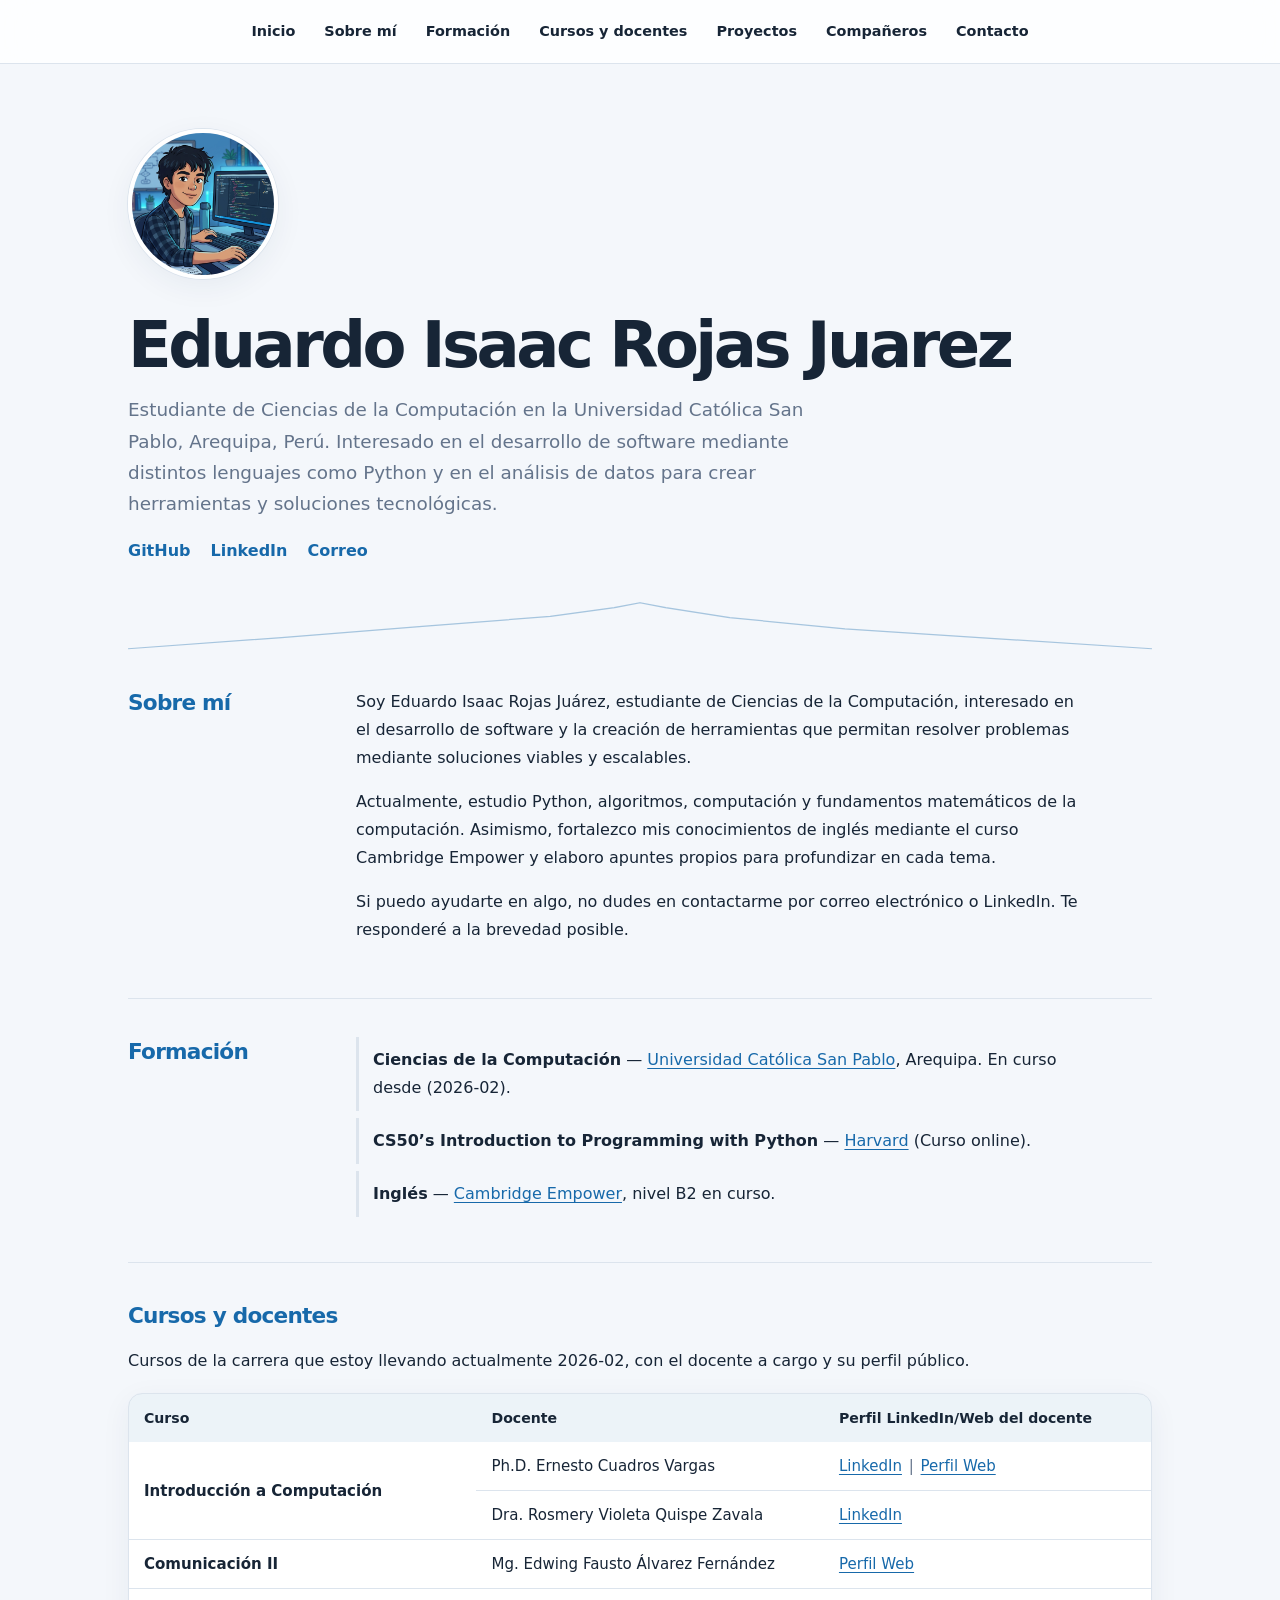
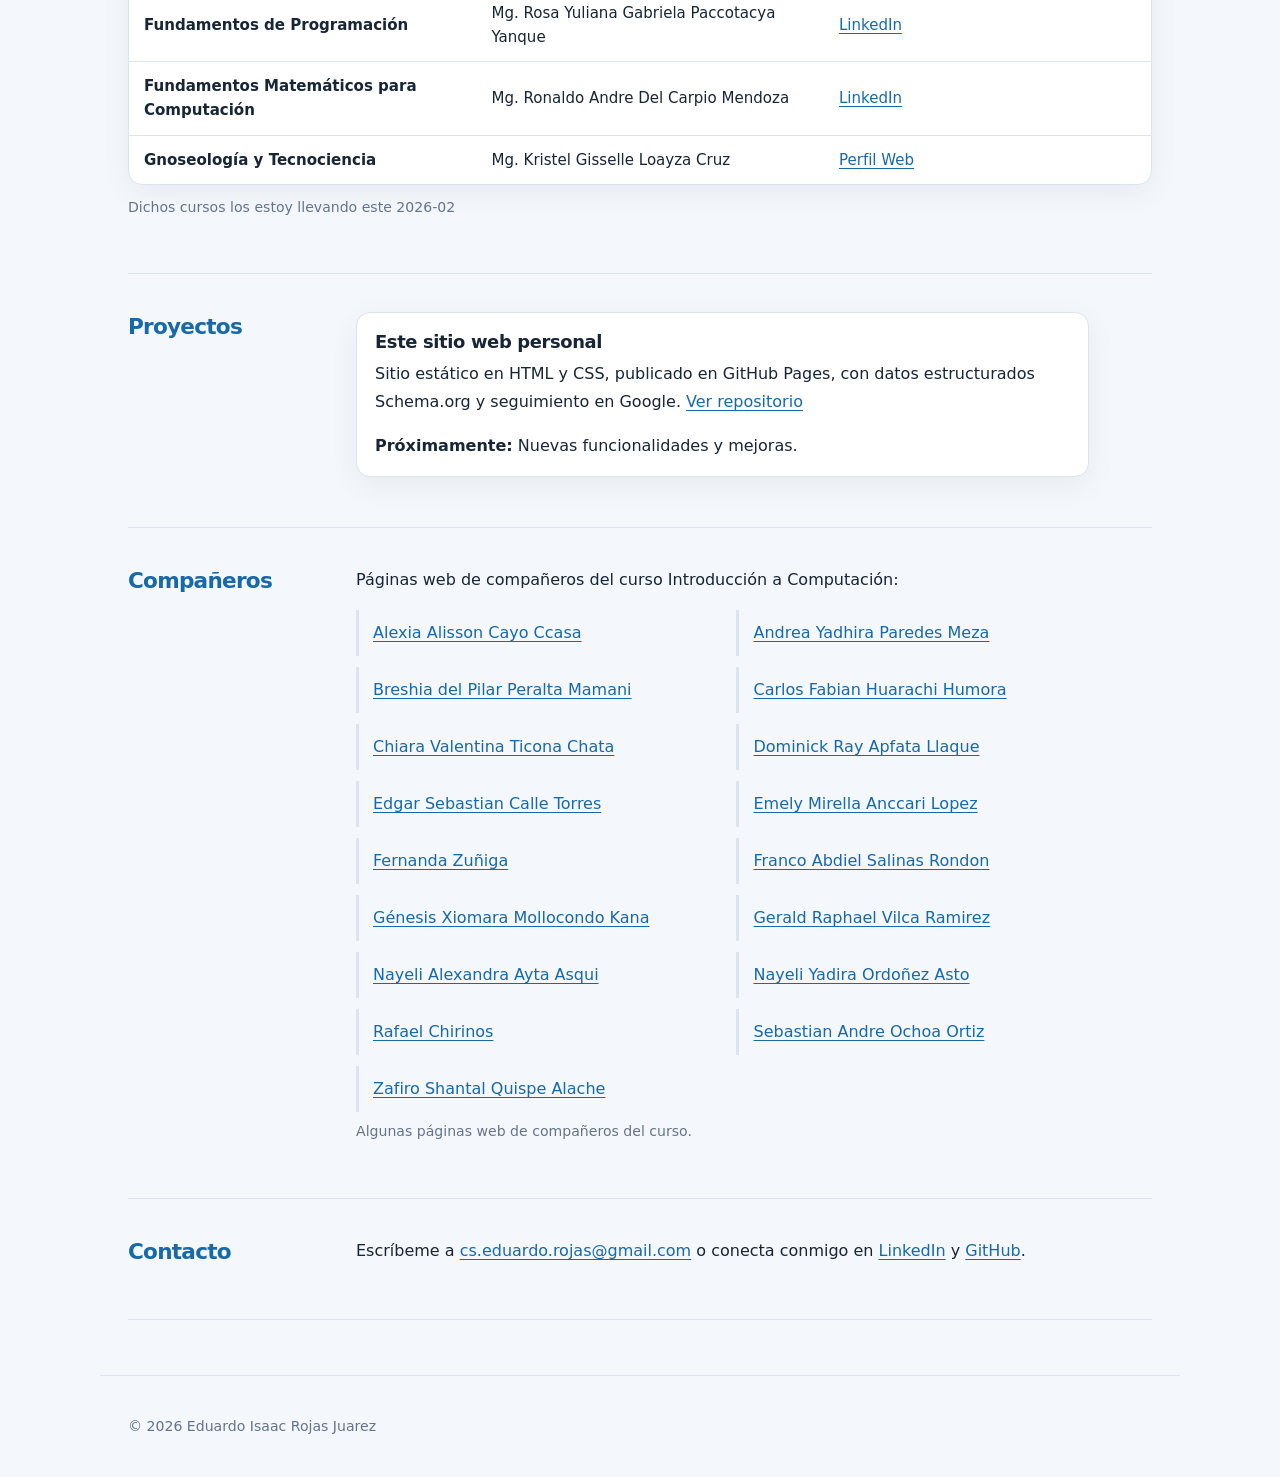
<file: index.html>
<!DOCTYPE html>
<html lang="es">
<head>
  <meta charset="utf-8">
  <meta name="viewport" content="width=device-width, initial-scale=1">
  <title>Eduardo Isaac Rojas Juarez | Estudiante de Ciencias de la Computación</title>
  <meta name="description" content="Sitio web de Eduardo Isaac Rojas Juarez: estudiante de Ciencias de la Computación en Arequipa. CV, cursos, proyectos y contacto.">
  <link rel="canonical" href="https://eduardoisaacrojasjuarez.github.io/">
  <meta name="robots" content="index, follow, max-image-preview:large">
  <meta name="author" content="Eduardo Isaac Rojas Juarez">
  <meta name="google-site-verification" content="FmNkyn1vYM3ba5EuZyZBPUM_drR7Zy6KLE9Pb8ReOTU" />
  <link rel="icon" href="assets/favicon.svg" type="image/svg+xml">
  <link rel="stylesheet" href="styles.css">

  <!-- Open Graph / redes -->
  <meta property="og:type" content="profile">
  <meta property="og:title" content="Eduardo Isaac Rojas Juarez">
  <meta property="og:description" content="Estudiante de Ciencias de la Computación. CV, cursos y proyectos.">
  <meta property="og:url" content="https://eduardoisaacrojasjuarez.github.io/">
  <meta property="og:image" content="https://eduardoisaacrojasjuarez.github.io/assets/perfil.jfif">
  <meta property="og:locale" content="es_PE">

  <!-- Datos estructurados: identidad de la persona -->
  <script type="application/ld+json">
  {
    "@context": "https://schema.org",
    "@type": "Person",
    "name": "Eduardo Isaac Rojas Juarez",
    "url": "https://eduardoisaacrojasjuarez.github.io/",
    "image": "https://eduardoisaacrojasjuarez.github.io/assets/perfil.jfif",
    "jobTitle": "Estudiante de Ciencias de la Computación",
    "description": "Estudiante de Ciencias de la Computación.",
    "alumniOf": {
      "@type": "CollegeOrUniversity",
      "name": "Universidad Católica San Pablo"
    },
    "address": {
      "@type": "PostalAddress",
      "addressLocality": "Arequipa",
      "addressCountry": "PE"
    },
    "knowsAbout": ["Ciencias de la Computación", "Python", "CS50P", "CS50SQL"],
    "sameAs": [
      "https://github.com/eduardoisaacrojasjuarez",
      "https://www.linkedin.com/in/eirj/"
    ]
  }
  </script>
</head>
<body>
  <a class="skip" href="#contenido">Saltar al contenido</a>

  <header class="top">
    <nav aria-label="Principal">
      <a href="#inicio">Inicio</a>
      <a href="#sobre-mi">Sobre mí</a>
      <a href="#formacion">Formación</a>
      <a href="#cursos">Cursos y docentes</a>
      <a href="#proyectos">Proyectos</a>
      <a href="#companeros">Compañeros</a>
      <a href="#contacto">Contacto</a>
    </nav>
  </header>

  <main id="contenido">

    <section id="inicio" class="hero">
      <img src="assets/perfil.jfif" width="160" height="160"
           alt="Retrato de Eduardo Isaac Rojas Juarez, estudiante de Ciencias de la Computación">
      <div>
        <h1>Eduardo Isaac Rojas Juarez</h1>
        <p class="lead">Estudiante de Ciencias de la Computación en la Universidad Católica San Pablo, Arequipa, Perú. 
          Interesado en el desarrollo de software mediante distintos lenguajes como Python y en el análisis de datos para crear herramientas y soluciones tecnológicas.</p>
        <p class="enlaces">
          <a rel="me" href="https://github.com/eduardoisaacrojasjuarez">GitHub</a>
          <a rel="me" href="https://www.linkedin.com/in/eirj/">LinkedIn</a>
          <a href="mailto:cs.eduardo.rojas@gmail.com">Correo</a>
        </p>
      </div>
      <svg class="misti" viewBox="0 0 800 90" preserveAspectRatio="none" aria-hidden="true" focusable="false">
        <path d="M0 88 L120 70 L230 52 L330 36 L380 22 L400 14 L420 22 L470 38 L560 56 L680 72 L800 88" fill="none" stroke="currentColor" stroke-width="2" stroke-linejoin="round"/>
      </svg>
    </section>

    <section id="sobre-mi">
      <h2>Sobre mí</h2>
      <div class="cuerpo">
        <p>Soy Eduardo Isaac Rojas Juárez, estudiante de Ciencias de la Computación, interesado en el desarrollo de software y la creación de herramientas que permitan resolver problemas mediante soluciones viables y escalables.</p>
        <p>Actualmente, estudio Python, algoritmos, computación y fundamentos matemáticos de la computación. Asimismo, fortalezco mis conocimientos de inglés mediante el curso Cambridge Empower y elaboro apuntes propios para profundizar en cada tema.</p>
        <p>Si puedo ayudarte en algo, no dudes en contactarme por correo electrónico o LinkedIn. Te responderé a la brevedad posible.</p>
      </div>
    </section>

    <section id="formacion">
      <h2>Formación</h2>
      <div class="cuerpo">
        <ul class="linea">
          <li>
            <strong>Ciencias de la Computación</strong> — 
            <a href="https://dc.ucsp.edu.pe/" target="_blank" rel="noopener noreferrer">Universidad Católica San Pablo</a>, Arequipa. En curso desde (2026-02).
          </li>
          <li>
            <strong>CS50’s Introduction to Programming with Python</strong> — 
            <a href="https://cs50.harvard.edu/python/" target="_blank" rel="noopener noreferrer">Harvard</a> (Curso online).
          </li>
          <li>
            <strong>Inglés</strong> — 
            <a href="https://idiomas.ucsp.edu.pe/" target="_blank" rel="noopener noreferrer">Cambridge Empower</a>, nivel B2 en curso.
          </li>
        </ul>
      </div>
    </section>

    <section id="cursos">
      <h2>Cursos y docentes</h2>
      <div class="cuerpo">
        <p> Cursos de la carrera que estoy llevando actualmente 2026-02, con el docente a cargo y su perfil público.</p>
        <div class="tabla" tabindex="0" role="region" aria-label="Tabla de cursos y docentes">
          <table>
            <caption class="solo-lectores"> Cursos de Ciencias de la Computación, docentes y perfiles de LinkedIn</caption>
            <thead>
              <tr><th scope="col">Curso</th><th scope="col">Docente</th><th scope="col"> Perfil LinkedIn/Web del docente</th></tr>
            </thead>
            <tbody>
              <!-- Introducción a Computación: dos docentes -->
              <tr>
                <th scope="row" rowspan="2">Introducción a Computación</th>
                <td>Ph.D. Ernesto Cuadros Vargas</td>
                <td class="enlaces-docente">
                  <a href="https://www.linkedin.com/in/ecuadrosv/"
                     target="_blank" rel="noopener noreferrer">LinkedIn</a>
                  <span class="separador"> | </span>
                  <a href="https://socios.spc.org.pe/ecuadros/"
                     target="_blank" rel="noopener noreferrer">Perfil Web</a>
                </td>
              </tr>
              <tr>
                <td>Dra. Rosmery Violeta Quispe Zavala</td>
                <td class="enlaces-docente">
                  <a href="https://pe.linkedin.com/in/rosmery-violeta-quispe-zavala-58374638"
                     target="_blank" rel="noopener noreferrer">LinkedIn</a>
                </td>
              </tr>
            
              <!-- Comunicación II -->
              <tr>
                <th scope="row">Comunicación II</th>
                <td>Mg. Edwing Fausto Álvarez Fernández</td>
                <td class="enlaces-docente">
                  <a href="https://www.facebook.com/edwing.alvarezfernandez"
                     target="_blank" rel="noopener noreferrer">Perfil Web</a>
                </td>
              </tr>
            
              <!-- Fundamentos de Programación -->
              <tr>
                <th scope="row">Fundamentos de Programación</th>
                <td>Mg. Rosa Yuliana Gabriela Paccotacya Yanque</td>
                <td class="enlaces-docente">
                  <a href="https://pe.linkedin.com/in/rpaccotacyay"
                     target="_blank" rel="noopener noreferrer">LinkedIn</a>
                </td>
              </tr>
            
              <!-- Fundamentos Matemáticos para Computación -->
              <tr>
                <th scope="row">Fundamentos Matemáticos para Computación</th>
                <td>Mg. Ronaldo Andre Del Carpio Mendoza</td>
                <td class="enlaces-docente">
                  <a href="https://pe.linkedin.com/in/ronaldo-del-carpio"
                     target="_blank" rel="noopener noreferrer">LinkedIn</a>
                </td>
              </tr>
            
              <!-- Gnoseología y Tecnociencia -->
              <tr>
                <th scope="row">Gnoseología y Tecnociencia</th>
                <td>Mg. Kristel Gisselle Loayza Cruz</td>
                <td class="enlaces-docente">
                  <a href="https://www.facebook.com/kristelgisselle.loayzacruz/?locale=es_LA"
                     target="_blank" rel="noopener noreferrer">Perfil Web</a>
                </td>
              </tr>
            </tbody>
          </table>
        </div>
        <p class="nota"> Dichos cursos los estoy llevando este 2026-02 </p>
      </div>
    </section>

    <section id="proyectos">
      <h2>Proyectos</h2>
      <div class="cuerpo">
        <article>
          <h3>Este sitio web personal</h3>
          <p>Sitio estático en HTML y CSS, publicado en GitHub Pages, con datos estructurados Schema.org y
          seguimiento en Google.
          <a href="https://github.com/eduardoisaacrojasjuarez/eduardoisaacrojasjuarez.github.io">Ver repositorio</a></p>
          <p><strong>Próximamente:</strong> Nuevas funcionalidades y mejoras.</p>
        </article>
        
<!--    <article>
          <h3>[[NOMBRE DE UN PROYECTO REAL]]</h3>
          <p>[[Problema que resuelve, tu contribución, herramientas y resultado. Enlace al repositorio.]]</p>
        </article>
        <article>
          <h3>Apuntes de Python basados en CS50P</h3>
          <p>Guía en español de la primera parte de CS50P con ejercicios, balotario y glosario por capítulo.
          [[AÑADE enlace al repositorio o al PDF si lo publicas]]</p>
        </article>
-->

      </div>
    </section>

    <section id="companeros">
    <h2>Compañeros</h2>
    <div class="cuerpo">
      <p>Páginas web de compañeros del curso Introducción a Computación:</p>
      <ul class="linea dos-columnas">
        <li><a href="https://alexiacayo19.github.io" target="_blank" rel="noopener noreferrer">Alexia Alisson Cayo Ccasa</a></li>
        <li><a href="https://andrea-yadhira-portafolio.vercel.app/" target="_blank" rel="noopener noreferrer">Andrea Yadhira Paredes Meza</a></li>
        <li><a href="https://bre-pilar.github.io/Breshia-del-pilar-peralta-mamani/" target="_blank" rel="noopener noreferrer">Breshia del Pilar Peralta Mamani</a></li>
        <li><a href="https://carlosfabianhuarachihumora.github.io" target="_blank" rel="noopener noreferrer">Carlos Fabian Huarachi Humora</a></li>
        <li><a href="https://chiaraticona-source.github.io/chiara-ticona.github.io/" target="_blank" rel="noopener noreferrer">Chiara Valentina Ticona Chata</a></li>
        <li><a href="https://dominickapfata-sudo.github.io/dominickrayapfatallaique.github.io/" target="_blank" rel="noopener noreferrer">Dominick Ray Apfata Llaque</a></li>
        <li><a href="https://polarberto.github.io/EDGAR-SEBASTIAN-CALLE-TORRES/" target="_blank" rel="noopener noreferrer">Edgar Sebastian Calle Torres</a></li>
        <li><a href="https://emelyanccari-ops.github.io" target="_blank" rel="noopener noreferrer">Emely Mirella Anccari Lopez</a></li>
        <li><a href="https://fernandagzcj.github.io/fernandagabrielazunigacamacho.github.io/" target="_blank" rel="noopener noreferrer">Fernanda Zuñiga</a></li>
        <li><a href="https://francoabdielsalinasrondon.github.io" target="_blank" rel="noopener noreferrer">Franco Abdiel Salinas Rondon</a></li>
        <li><a href="https://genesismollocondo-source.github.io/" target="_blank" rel="noopener noreferrer">Génesis Xiomara Mollocondo Kana</a></li>
        <li><a href="https://roachsanders.github.io/Gerald-Raphael-Vilca-Ramirez/" target="_blank" rel="noopener noreferrer">Gerald Raphael Vilca Ramirez</a></li>
        <li><a href="https://nayeliayta-dev.github.io/" target="_blank" rel="noopener noreferrer">Nayeli Alexandra Ayta Asqui</a></li>
        <li><a href="https://nayeliordonez.github.io/Nayeli-Ordonez-Asto/" target="_blank" rel="noopener noreferrer">Nayeli Yadira Ordoñez Asto</a></li>
        <li><a href="https://rafaelchirinosaspauza.github.io/sitio-web-sobre-mi-/" target="_blank" rel="noopener noreferrer">Rafael Chirinos</a></li>
        <li><a href="https://sebasochoa.github.io" target="_blank" rel="noopener noreferrer">Sebastian Andre Ochoa Ortiz</a></li>
        <li><a href="https://zafiroquispe-wq.github.io/" target="_blank" rel="noopener noreferrer">Zafiro Shantal Quispe Alache</a></li>
      </ul>
      <p class="nota">Algunas páginas web de compañeros del curso.</p>
    </div>
    </section>
    
    <section id="contacto">
      <h2>Contacto</h2>
      <div class="cuerpo">
        <p>Escríbeme a <a href="mailto:cs.eduardo.rojas@gmail.com">cs.eduardo.rojas@gmail.com</a> o conecta conmigo en
        <a rel="me" href="https://www.linkedin.com/in/eirj/">LinkedIn</a> y
        <a rel="me" href="https://github.com/eduardoisaacrojasjuarez">GitHub</a>.</p>
      </div>
    </section>

  </main>

  <footer><p>© 2026 Eduardo Isaac Rojas Juarez</p></footer>
</body>
</html>
</file>
<file: styles.css>
/* =========================================================
   1. VARIABLES Y CONFIGURACIÓN GENERAL
   ========================================================= */

:root {
  color-scheme: light;

  --tinta: #172536;
  --fondo: #f4f7fb;
  --superficie: #ffffff;
  --linea: #dce4ed;
  --acento: #1769aa;
  --acento-hover: #0c4f87;
  --suave: #64748b;
  --barra: rgba(255, 255, 255, .82);
  --sombra: 0 8px 30px rgba(25, 50, 80, .06);

  --radio: 14px;
  --ancho: 1080px;
}

* {
  box-sizing: border-box;
}

html {
  scroll-behavior: smooth;
  scroll-padding-top: 85px;
}

body {
  margin: 0;
  font: 16px/1.75 system-ui, -apple-system, "Segoe UI",
        Roboto, sans-serif;
  color: var(--tinta);
  background: var(--fondo);
  -webkit-font-smoothing: antialiased;
  text-rendering: optimizeLegibility;
}

::selection {
  color: #fff;
  background: var(--acento);
}


/* =========================================================
   2. ACCESIBILIDAD
   ========================================================= */

/* Enlace para saltar directamente al contenido */

.skip {
  position: absolute;
  left: -9999px;
}

.skip:focus {
  position: fixed;
  left: 12px;
  top: 12px;
  padding: 10px 16px;
  background: var(--superficie);
  color: var(--tinta);
  border: 2px solid var(--acento);
  border-radius: 8px;
  z-index: 100;
}

/* Texto visible únicamente para lectores de pantalla */

.solo-lectores {
  position: absolute;
  width: 1px;
  height: 1px;
  padding: 0;
  margin: -1px;
  overflow: hidden;
  clip: rect(0, 0, 0, 0);
  white-space: nowrap;
  border: 0;
}


/* =========================================================
   3. NAVEGACIÓN
   ========================================================= */

.top {
  position: sticky;
  top: 0;
  z-index: 50;
  background: var(--barra);
  border-bottom: 1px solid var(--linea);
  -webkit-backdrop-filter: blur(16px);
  backdrop-filter: blur(16px);
}

nav {
  max-width: var(--ancho);
  margin: auto;
  display: flex;
  flex-wrap: wrap;
  align-items: center;
  justify-content: center;
  gap: 5px;
  padding: 12px 24px;
}

nav a {
  color: var(--tinta);
  text-decoration: none;
  font-size: .9rem;
  font-weight: 600;
  padding: 7px 12px;
  border-radius: 8px;
  transition: background .2s ease, color .2s ease;
}

nav a:hover,
nav a:focus-visible {
  color: var(--acento);
  background: rgba(23, 105, 170, .09);
  text-decoration: none;
}


/* =========================================================
   4. ESTRUCTURA Y CONTENIDO PRINCIPAL
   ========================================================= */

main {
  max-width: var(--ancho);
  margin: auto;
  padding: 0 28px 55px;
}

/* Estructura general de las secciones */

section {
  padding: 38px 0;
  border-bottom: 1px solid var(--linea);

  display: grid;
  grid-template-columns: 12rem minmax(0, 1fr);
  gap: 12px 36px;
}

/* Títulos de cada sección */

section > h2 {
  margin: 0;
  font: 650 1.35rem/1.35 system-ui, sans-serif;
  color: var(--acento);
  letter-spacing: -.035em;
}

/* Contenedor del contenido */

.cuerpo {
  max-width: 72ch;
  min-width: 0;
}

.cuerpo > *:first-child {
  margin-top: 0;
}

.cuerpo p {
  margin: 0 0 16px;
}


/* =========================================================
   5. PRESENTACIÓN PERSONAL
   ========================================================= */

.hero {
  display: flex;
  gap: 32px;
  align-items: center;
  flex-wrap: wrap;
  position: relative;

  padding: 65px 0 85px;
  border-bottom: 0;
}

/* Fotografía de perfil */

.hero img {
  width: 150px;
  height: 150px;
  border-radius: 50%;
  object-fit: cover;
  border: 4px solid var(--superficie);
  box-shadow: 0 0 0 1px var(--linea), var(--sombra);
}

/* Nombre principal */

h1 {
  font: 750 clamp(2.4rem, 6vw, 4rem)/1.08
        system-ui, sans-serif;
  margin: 0 0 14px;
  letter-spacing: -.055em;
}

/* Descripción introductoria */

.lead {
  font-size: clamp(1rem, 2vw, 1.15rem);
  line-height: 1.7;
  margin: 0 0 18px;
  max-width: 58ch;
  color: var(--suave);
}

/* Enlaces personales */

.enlaces {
  display: flex;
  gap: 12px 20px;
  flex-wrap: wrap;
  margin: 0;
  font-weight: 650;
}

.enlaces a {
  text-decoration: none;
}

.enlaces a:hover {
  text-decoration: underline;
}

/* Elemento decorativo del Misti */

.misti {
  position: absolute;
  left: 0;
  right: 0;
  bottom: 0;
  width: 100%;
  height: 56px;
  color: var(--acento);
  opacity: .35;
  pointer-events: none;
}


/* =========================================================
   6. TÍTULOS Y ARTÍCULOS
   ========================================================= */

h3 {
  font-size: 1.12rem;
  line-height: 1.4;
  margin: 22px 0 6px;
  letter-spacing: -.02em;
}

/* Tarjetas de contenido */

article {
  padding: 16px 18px;
  margin: 12px 0;

  background: var(--superficie);
  border: 1px solid var(--linea);
  border-radius: var(--radio);
  box-shadow: var(--sombra);

  transition: border-color .2s ease, transform .2s ease;
}

article:hover {
  border-color: var(--acento);
  transform: translateY(-2px);
}

article:first-child h3 {
  margin-top: 0;
}

article p:last-child {
  margin-bottom: 0;
}


/* =========================================================
   7. ENLACES GENERALES
   ========================================================= */

a {
  color: var(--acento);
  text-underline-offset: 3px;
  text-decoration-thickness: 1px;
  transition: color .2s ease;
}

a:hover {
  color: var(--acento-hover);
}

/* Indicador visual de navegación con teclado */

a:focus-visible,
.tabla:focus-visible {
  outline: 3px solid #f5a524;
  outline-offset: 4px;
  border-radius: 4px;
}


/* =========================================================
   8. LISTAS
   ========================================================= */

ul.linea {
  list-style: none;
  padding: 0;
  margin: 0;
}

ul.linea li {
  padding: 9px 0 9px 14px;
  border-left: 3px solid var(--linea);
  margin-bottom: 7px;

  transition: border-color .2s ease, padding-left .2s ease;
}

ul.linea li:hover {
  border-left-color: var(--acento);
  padding-left: 19px;
}


/* =========================================================
   9. LISTAS DE COMPAÑEROS EN DOS COLUMNAS
   ========================================================= */

.dos-columnas {
  display: grid;
  grid-template-columns: repeat(2, minmax(0, 1fr));
  column-gap: 28px;
  row-gap: 4px;
}

.dos-columnas li {
  min-width: 0;
  overflow-wrap: anywhere;
}


/* =========================================================
   10. TABLAS GENERALES
   ========================================================= */

/* Contenedor exterior */

.tabla {
  overflow-x: auto;
  margin: 18px 0 10px;

  border: 1px solid var(--linea);
  border-radius: var(--radio);
  background: var(--superficie);
  box-shadow: var(--sombra);
}

/* Configuración base de las tablas */

table {
  border-collapse: collapse;
  width: 100%;
  min-width: 560px;
  font-size: .94rem;
}

/* Celdas */

th,
td {
  text-align: left;
  padding: 12px 15px;
  border-bottom: 1px solid var(--linea);
  vertical-align: top;
}

/* Encabezados */

thead th {
  background: rgba(23, 105, 170, .08);
  font-size: .88rem;
  font-weight: 700;
}

/* Encabezados de filas */

tbody th {
  font-weight: 650;
}

/* Efecto al pasar el cursor */

tbody tr:hover {
  background: rgba(23, 105, 170, .035);
}

/* Eliminar borde inferior de la última fila */

tr:last-child > * {
  border-bottom: 0;
}


/* =========================================================
   11. TABLA DE CURSOS Y DOCENTES
   ========================================================= */

/* Esta sección utiliza todo el ancho disponible,
   en lugar de conservar la distribución de dos columnas. */

#cursos {
  display: block;
  width: 100%;
}

/* Título de la sección */

#cursos > h2 {
  margin-bottom: 16px;
}

/* Descripción y contenido */

#cursos .cuerpo {
  width: 100%;
  max-width: none;
  min-width: 0;
}

/* Contenedor de la tabla */

#cursos .tabla {
  width: 100%;
  margin: 18px 0 10px;
  overflow-x: auto;
}

/* Tabla de cursos */

#cursos .tabla table {
  width: 100%;
  min-width: 650px;
  table-layout: fixed;
  border-collapse: collapse;
  font-size: .94rem;
  line-height: 1.6;
}

/* Distribución equilibrada de las columnas */

#cursos .tabla th:nth-child(1),
#cursos .tabla td:nth-child(1) {
  width: 34%;
}

#cursos .tabla th:nth-child(2),
#cursos .tabla td:nth-child(2) {
  width: 34%;
}

#cursos .tabla th:nth-child(3),
#cursos .tabla td:nth-child(3) {
  width: 32%;
}

/* Espaciado uniforme de las celdas */

#cursos .tabla th,
#cursos .tabla td {
  padding: 12px 15px;
  vertical-align: middle;
}

/* Encabezado de la tabla */

#cursos .tabla thead th {
  padding-top: 13px;
  padding-bottom: 13px;
  font-size: .88rem;
}

/* Nombre de los cursos */

#cursos .tabla tbody th {
  font-weight: 650;
}

/* Nombres de los docentes */

#cursos .tabla tbody td {
  font-weight: 400;
}

/* Enlaces a perfiles profesionales */

#cursos .enlaces-docente {
  white-space: normal;
  vertical-align: middle;
}

#cursos .enlaces-docente a {
  display: inline;
  white-space: nowrap;
}

/* Separador entre LinkedIn y Web */

#cursos .separador {
  color: var(--suave);
  padding: 0 2px;
}


/* =========================================================
   12. NOTAS Y OBSERVACIONES
   ========================================================= */

.nota {
  font-size: .88rem;
  color: var(--suave);
  margin-top: 16px;
}


/* =========================================================
   13. PIE DE PÁGINA
   ========================================================= */

footer {
  max-width: var(--ancho);
  margin: auto;
  padding: 24px 28px;

  color: var(--suave);
  font-size: .88rem;
  border-top: 1px solid var(--linea);
}


/* =========================================================
   14. ADAPTACIÓN A TABLET Y PANTALLAS MEDIANAS
   ========================================================= */

@media (max-width: 760px) {

  main {
    padding: 0 20px 40px;
  }

  /* Las secciones pasan a una sola columna */

  section {
    grid-template-columns: 1fr;
    gap: 14px;
    padding: 30px 0;
  }

  section > h2 {
    font-size: 1.25rem;
  }

  /* Presentación */

  .hero {
    padding: 38px 0 75px;
    gap: 22px;
  }

  .hero img {
    width: 120px;
    height: 120px;
  }

  /* Navegación */

  nav {
    padding: 10px 16px;
    gap: 3px;
  }

  /* Cursos: conservar el desplazamiento horizontal
     si la tabla no cabe en la pantalla. */

  #cursos .tabla {
    max-width: 100%;
  }
}


/* =========================================================
   15. ADAPTACIÓN A MÓVILES
   ========================================================= */

@media (max-width: 520px) {

  /* Listas */

  .dos-columnas {
    grid-template-columns: 1fr;
  }

  /* Título principal */

  h1 {
    font-size: 2.5rem;
  }

  /* Presentación */

  .hero {
    align-items: flex-start;
  }

  /* Navegación */

  nav a {
    font-size: .84rem;
    padding: 6px 9px;
  }

  /* Tarjetas */

  article {
    padding: 14px;
  }

  /* Tabla de cursos:
     mantiene sus columnas y permite desplazamiento horizontal. */

  #cursos .tabla table {
    min-width: 650px;
  }
}


/* =========================================================
   16. MODO OSCURO AUTOMÁTICO
   ========================================================= */

/* Se activa cuando el dispositivo utiliza el tema oscuro. */

@media (prefers-color-scheme: dark) {

  :root {
    color-scheme: dark;

    --tinta: #e6edf5;
    --fondo: #0b1220;
    --superficie: #111c2c;
    --linea: #25354a;
    --acento: #70baff;
    --acento-hover: #a0d2ff;
    --suave: #a2b1c3;
    --barra: rgba(11, 18, 32, .86);
    --sombra: 0 8px 30px rgba(0, 0, 0, .18);
  }

  /* Fondo de tablas */

  .tabla {
    background: var(--superficie);
  }

  /* Encabezados de tablas */

  thead th {
    background: #1a2a40;
  }

  /* Interacción de filas */

  tbody tr:hover {
    background: rgba(112, 186, 255, .05);
  }

  /* Imagen de perfil */

  .hero img {
    border-color: var(--superficie);
  }

  /* Selección de texto */

  ::selection {
    color: #0b1220;
    background: #70baff;
  }
}


/* =========================================================
   17. ACCESIBILIDAD: MOVIMIENTO REDUCIDO
   ========================================================= */

/* Reduce animaciones para usuarios que lo soliciten
   desde la configuración de su sistema operativo. */

@media (prefers-reduced-motion: reduce) {

  *,
  *::before,
  *::after {
    scroll-behavior: auto !important;
    transition-duration: .01ms !important;
    animation-duration: .01ms !important;
    animation-iteration-count: 1 !important;
  }
}


/* =========================================================
   18. ESTILOS PARA IMPRESIÓN
   ========================================================= */

@media print {

  /* Colores adecuados para impresión */

  :root {
    color-scheme: light;

    --tinta: #000;
    --fondo: #fff;
    --superficie: #fff;
    --linea: #ccc;
    --acento: #000;
    --suave: #444;
  }

  body {
    background: #fff;
    color: #000;
    font-size: 11pt;
  }

  /* Ocultar elementos innecesarios */

  .top,
  .skip,
  .misti {
    display: none;
  }

  /* Aprovechar el ancho de la hoja */

  main {
    max-width: none;
    padding: 0;
  }

  /* Distribución de las secciones */

  section {
    display: block;
    padding: 18px 0;
  }

  section > h2 {
    margin-bottom: 10px;
  }

  /* Tarjetas */

  article {
    box-shadow: none;
    break-inside: avoid;
  }

  /* Enlaces */

  a {
    color: #000;
  }

  /* Pie de página */

  footer {
    padding: 15px 0;
  }
}
</file>
